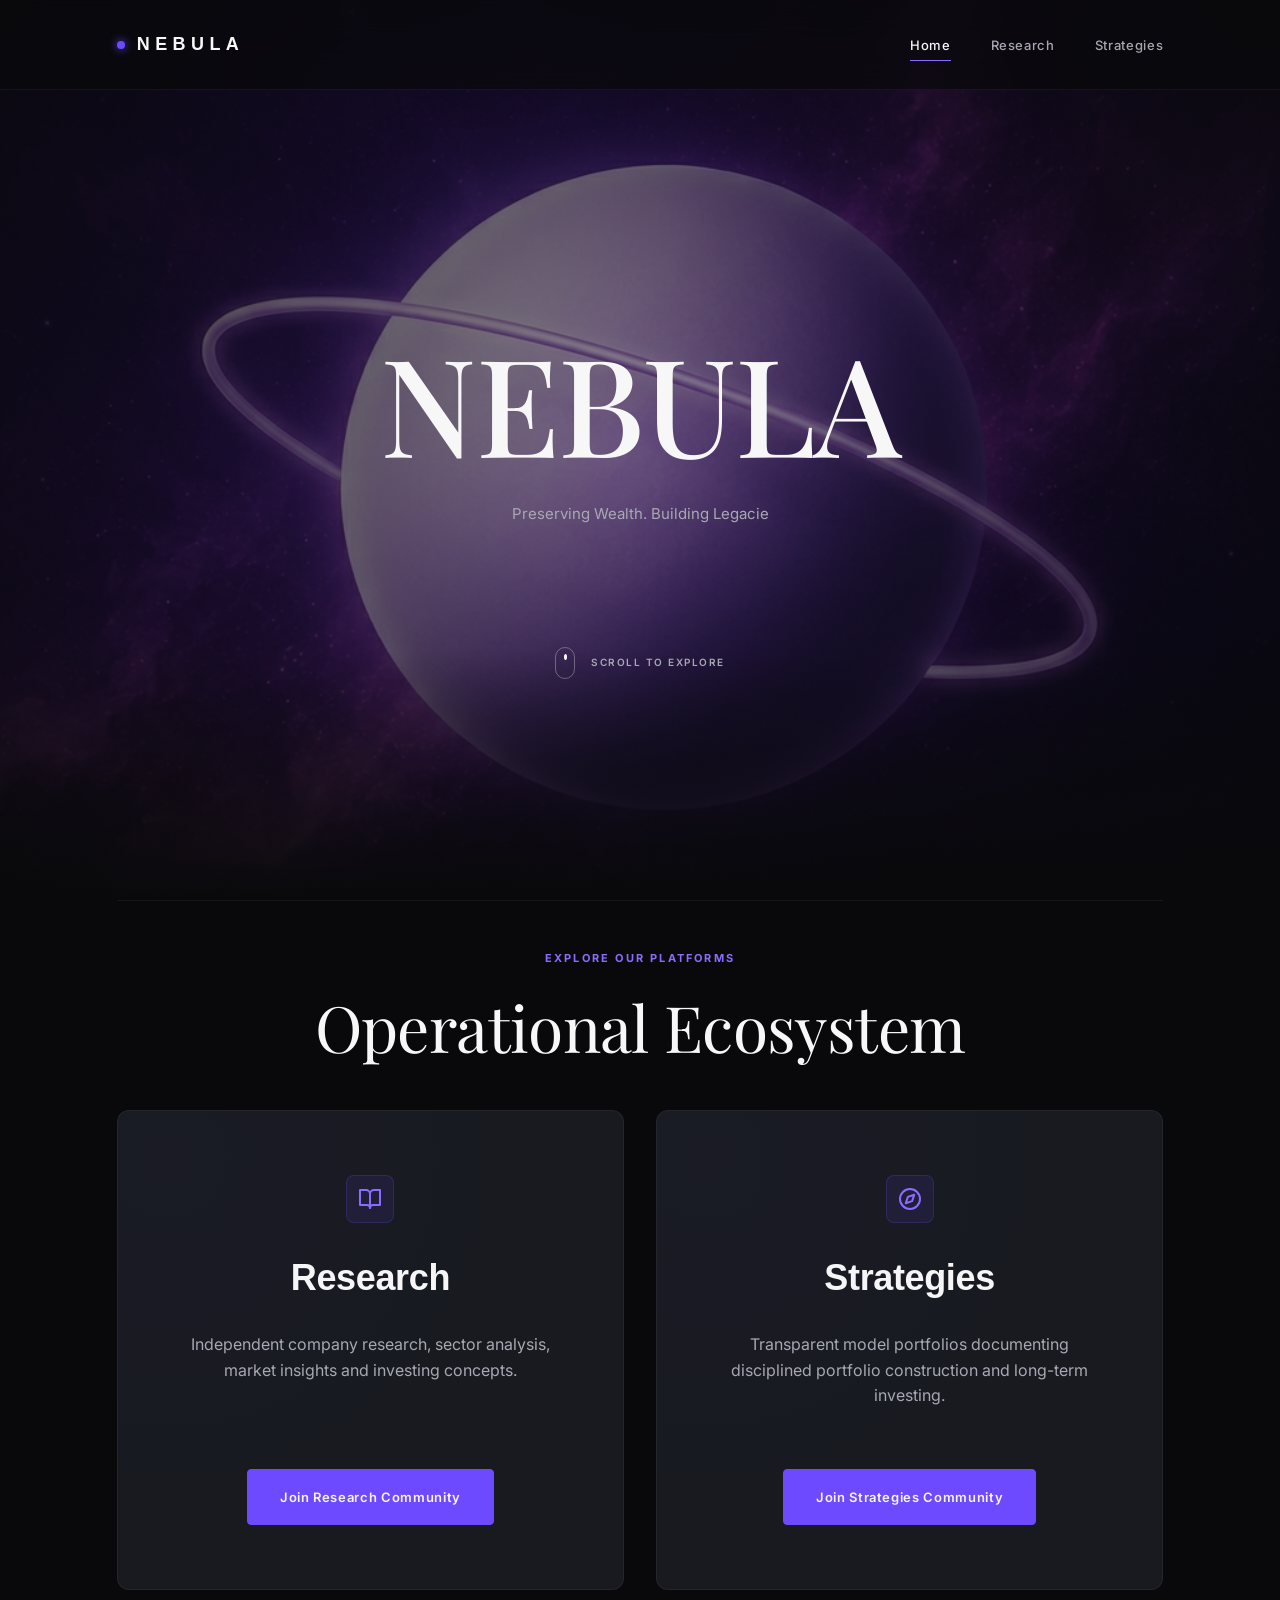
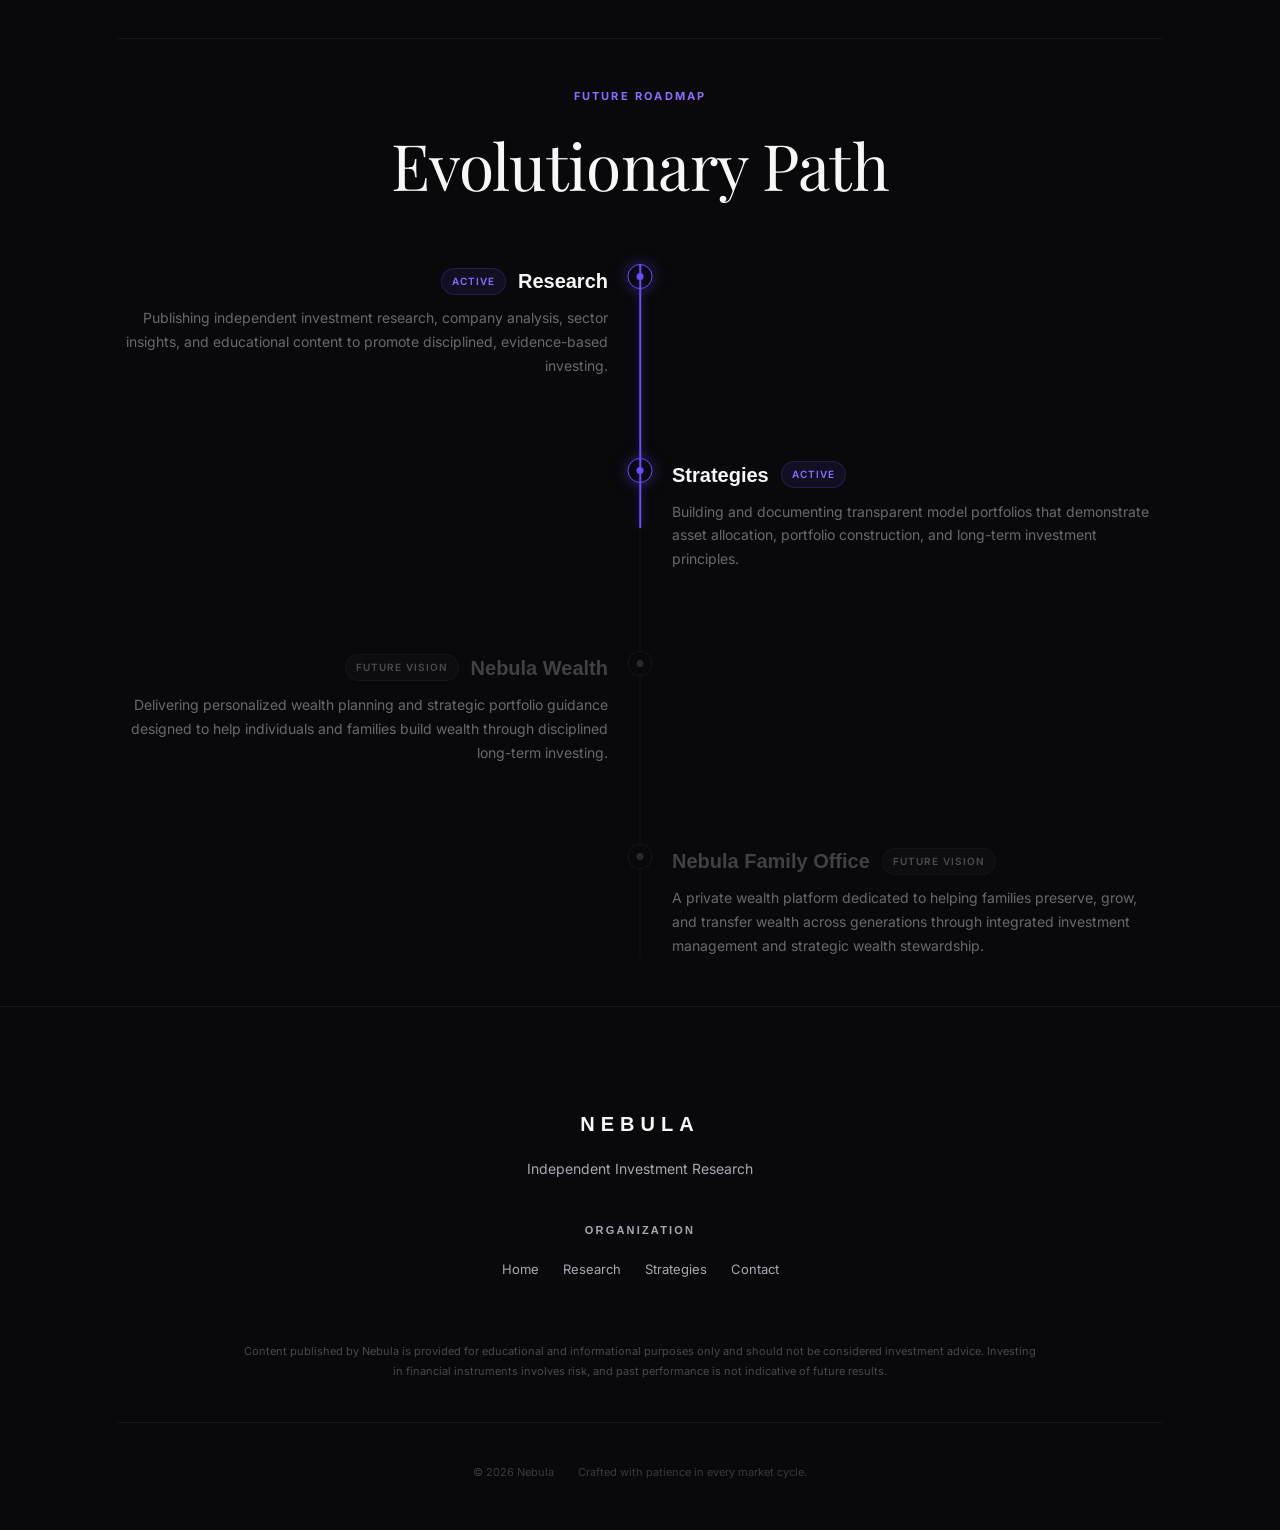
<file: index.html>
<!DOCTYPE html>
<html lang="en">

<head>
  <meta charset="UTF-8" />
  <meta name="viewport" content="width=device-width, initial-scale=1.0" />
  <title>Nebula — Independent Investment Research</title>

  <!-- SEO Meta Tags -->
  <meta name="description"
    content="Nebula is an independent investment research organization documenting disciplined investing through research and transparent model portfolio strategies." />
  <meta name="keywords"
    content="Nebula, Investment Research, Model Portfolios, Disciplined Investing, Long-Term Portfolio, Equity Research, Market Insights" />
  <meta name="author" content="Nebula" />

  <!-- Open Graph / Facebook -->
  <meta property="og:type" content="website" />
  <meta property="og:url" content="https://nebula.investing/" />
  <meta property="og:title" content="Nebula — Independent Investment Research" />
  <meta property="og:description"
    content="Documenting disciplined investing through transparent research and model portfolio strategies." />
  <meta property="og:image" content="favicon/android-chrome-512x512.png" />

  <!-- Twitter -->
  <meta property="twitter:card" content="summary_large_image" />
  <meta property="twitter:title" content="Nebula — Independent Investment Research" />
  <meta property="twitter:description"
    content="Documenting disciplined investing through transparent research and model portfolio strategies." />

  <!-- Favicons -->
  <link rel="apple-touch-icon" sizes="180x180" href="favicon/apple-touch-icon.png" />
  <link rel="icon" type="image/png" sizes="32x32" href="favicon/favicon-32x32.png" />
  <link rel="icon" type="image/png" sizes="16x16" href="favicon/favicon-16x16.png" />
  <link rel="manifest" href="favicon/site.webmanifest" />

  <!-- Stylesheet -->
  <link rel="stylesheet" href="style.css" />
</head>

<body>

  <!-- Floating Cosmic Background Canvas -->
  <canvas id="nebula-canvas"></canvas>

  <!-- Navigation Bar -->
  <header id="header">
    <div class="container nav-container">
      <a href="#home" class="logo-link" id="nav-logo-link">
        <span class="logo-symbol" id="logo-dot"></span>
        <span class="logo-text">NEBULA</span>
      </a>

      <button class="mobile-nav-toggle" id="mobile-nav-toggle" aria-label="Toggle Navigation">
        <span></span>
        <span></span>
        <span></span>
      </button>

      <nav>
        <ul class="nav-links" id="nav-links-container">
          <li><a href="#home" class="active" id="nav-home">Home</a></li>
          <li><a href="#platforms" id="nav-research-link">Research</a></li>
          <li><a href="#platforms" id="nav-strategies-link">Strategies</a></li>
        </ul>
      </nav>
    </div>
  </header>

  <main>
    <!-- Hero Section -->
    <section id="home" class="hero-section">
      <div class="container">
        <div class="hero-grid">
          <div class="hero-content reveal">
            <h1 class="hero-title">NEBULA</h1>
            <p class="hero-desc typewriter-target">
              Preserving Wealth. <span class="highlight">Building Legacies.</span>
            </p>

            <div class="scroll-explore">
              <div class="mouse-icon">
                <span class="mouse-wheel"></span>
              </div>
              <span class="scroll-text">SCROLL TO EXPLORE</span>
            </div>
          </div>
        </div>
      </div>
    </section>

    <!-- Thin Divider with whitespace -->
    <div class="container">
      <hr class="thin-divider" />
    </div>

    <!-- Platforms Section -->
    <section id="platforms" class="section">
      <div class="container">
        <span class="section-label reveal">Explore Our Platforms</span>
        <h2 class="editorial-title reveal delay-100" style="margin-bottom: 48px;">Operational Ecosystem</h2>

        <div class="platforms-grid">
          <!-- Card 1: Research -->
          <div class="platform-card reveal">
            <div class="platform-top">
              <div class="platform-icon">
                <!-- Book-open SVG Icon -->
                <svg xmlns="http://www.w3.org/2000/svg" width="24" height="24" viewBox="0 0 24 24" fill="none"
                  stroke="currentColor" stroke-width="2" stroke-linecap="round" stroke-linejoin="round">
                  <path d="M2 3h6a4 4 0 0 1 4 4v14a3 3 0 0 0-3-3H2z" />
                  <path d="M22 3h-6a4 4 0 0 0-4 4v14a3 3 0 0 1 3-3h7z" />
                </svg>
              </div>
              <h3>Research</h3>
              <p class="platform-desc">Independent company research, sector analysis, market insights and investing
                concepts.</p>
            </div>
            <a href="https://chat.whatsapp.com/D2wbJwYYEwaFSepxJVi4iP" target="_blank" rel="noopener noreferrer"
              class="btn btn-primary" id="join-research-btn">Join Research Community</a>
          </div>

          <!-- Card 2: Strategies -->
          <div class="platform-card reveal delay-200">
            <div class="platform-top">
              <div class="platform-icon">
                <!-- Compass/Activity SVG Icon -->
                <svg xmlns="http://www.w3.org/2000/svg" width="24" height="24" viewBox="0 0 24 24" fill="none"
                  stroke="currentColor" stroke-width="2" stroke-linecap="round" stroke-linejoin="round">
                  <circle cx="12" cy="12" r="10" />
                  <polygon points="16.24 7.76 14.12 14.12 7.76 16.24 9.88 9.88 16.24 7.76" />
                </svg>
              </div>
              <h3>Strategies</h3>
              <p class="platform-desc">Transparent model portfolios documenting disciplined portfolio construction and
                long-term investing.</p>
            </div>
            <a href="https://chat.whatsapp.com/D2wbJwYYEwaFSepxJVi4iP" target="_blank" rel="noopener noreferrer"
              class="btn btn-primary" id="join-strategies-btn">Join Strategies Community</a>
          </div>
        </div>
      </div>
    </section>

    <!-- Thin Divider with whitespace -->
    <div class="container">
      <hr class="thin-divider" />
    </div>

    <!-- Future Roadmap Section -->
    <section id="roadmap" class="section">
      <div class="container">
        <span class="section-label reveal">Future Roadmap</span>
        <h2 class="editorial-title reveal delay-100" style="margin-bottom: 48px;">Evolutionary Path</h2>

        <div class="roadmap-container reveal delay-200">
          <div class="roadmap-timeline">
            <!-- Timeline Item 1 (Active) -->
            <div class="roadmap-item active">
              <div class="roadmap-node"></div>
              <div class="roadmap-content">
                <h3 class="roadmap-title">Research <span class="roadmap-badge active">Active</span></h3>
                <p class="roadmap-desc">Publishing independent investment research, company analysis, sector insights, and educational content to promote disciplined, evidence-based investing.</p>
              </div>
            </div>

            <!-- Timeline Item 2 (Active) -->
            <div class="roadmap-item active">
              <div class="roadmap-node"></div>
              <div class="roadmap-content">
                <h3 class="roadmap-title">Strategies <span class="roadmap-badge active">Active</span></h3>
                <p class="roadmap-desc">Building and documenting transparent model portfolios that demonstrate asset allocation, portfolio construction, and long-term investment principles.</p>
              </div>
            </div>

            <!-- Timeline Item 3 (Future) -->
            <div class="roadmap-item future">
              <div class="roadmap-node"></div>
              <div class="roadmap-content">
                <h3 class="roadmap-title">Nebula Wealth <span class="roadmap-badge future">Future Vision</span></h3>
                <p class="roadmap-desc">Delivering personalized wealth planning and strategic portfolio guidance designed to help individuals and families build wealth through disciplined long-term investing.</p>
              </div>
            </div>

            <!-- Timeline Item 4 (Future) -->
            <div class="roadmap-item future">
              <div class="roadmap-node"></div>
              <div class="roadmap-content">
                <h3 class="roadmap-title">Nebula Family Office <span class="roadmap-badge future">Future Vision</span></h3>
                <p class="roadmap-desc">A private wealth platform dedicated to helping families preserve, grow, and transfer wealth across generations through integrated investment management and strategic wealth stewardship.</p>
              </div>
            </div>
          </div>
        </div>
      </div>
    </section>
  </main>

  <!-- Footer Section -->
  <footer>
    <div class="container">
      <div class="footer-grid">
        <div class="footer-left">
          <span class="footer-logo">NEBULA</span>
          <p class="footer-tagline">Independent Investment Research</p>
        </div>

        <div class="footer-links-grid">
          <div class="footer-links-col">
            <h4>Organization</h4>
            <ul class="footer-links">
              <li><a href="#home">Home</a></li>
              <li><a href="#platforms">Research</a></li>
              <li><a href="#platforms">Strategies</a></li>
              <li><a href="#" data-contact-trigger id="footer-contact-link">Contact</a></li>
            </ul>
          </div>
        </div>
      </div>

      <div class="footer-bottom">
        <p class="footer-disclaimer">
          Content published by Nebula is provided for educational and informational purposes only and should not be
          considered investment advice. Investing in financial instruments involves risk, and past performance is not
          indicative of future results.
        </p>

        <hr class="thin-divider" style="margin: 16px 0;" />

        <div class="footer-copyright">
          <span>&copy; 2026 Nebula</span>
          <span>Crafted with patience in every market cycle.</span>
        </div>
      </div>
    </div>
  </footer>

  <!-- Interactive Contact Modal -->
  <div class="modal-overlay" id="contact-modal">
    <div class="modal-card">
      <button class="modal-close" id="modal-close" aria-label="Close Modal">
        <svg xmlns="http://www.w3.org/2000/svg" width="24" height="24" viewBox="0 0 24 24" fill="none"
          stroke="currentColor" stroke-width="1.5" stroke-linecap="round" stroke-linejoin="round">
          <line x1="18" y1="6" x2="6" y2="18" />
          <line x1="6" y1="6" x2="18" y2="18" />
        </svg>
      </button>

      <!-- Form State -->
      <form id="contact-form">
        <h3>Connect with Nebula</h3>
        <p>Inquiries regarding research frameworks, institutional alignment, and future scaling milestones.</p>

        <div class="form-group">
          <label for="form-name">Full Name</label>
          <input type="text" id="form-name" class="form-control" placeholder="Tarun Nakshatra" required />
        </div>

        <div class="form-group">
          <label for="form-email">Email Address</label>
          <input type="email" id="form-email" class="form-control" placeholder="name@organization.com" required />
        </div>

        <div class="form-group">
          <label for="form-message">Message</label>
          <textarea id="form-message" class="form-control" placeholder="Describe the nature of your inquiry..."
            required></textarea>
        </div>

        <button type="submit" class="btn btn-primary" id="form-submit-btn">Send Inquiry</button>
      </form>

      <!-- Success State -->
      <div class="form-success-message" id="form-success">
        <svg xmlns="http://www.w3.org/2000/svg" width="48" height="48" viewBox="0 0 24 24" fill="none"
          stroke="currentColor" stroke-width="1.5" stroke-linecap="round" stroke-linejoin="round">
          <path d="M22 11.08V12a10 10 0 1 1-5.93-9.14" />
          <polyline points="22 4 12 14.01 9 11.01" />
        </svg>
        <h4>Inquiry Received</h4>
        <p>A Nebula representative will review your request and connect with you shortly.</p>
      </div>
    </div>
  </div>

  <!-- JavaScript Modules -->
  <script src="script.js"></script>
</body>

</html>
</file>
<file: style.css>
/* ─────────────────────────────────────────────────────────────────────────
   NEBULA V2 — DESIGN SYSTEM & STYLESHEET
   Theme: Dark Royal
   Aesthetic: Quiet Confidence, Premium, Editorial, Minimal, Timeless
   ───────────────────────────────────────────────────────────────────────── */

/* ── FONTS IMPORT ── */
@import url('https://api.fontshare.com/v2/css?f[]=satoshi@300,400,500,700,900&display=swap');
@import url('https://fonts.googleapis.com/css2?family=Inter:wght@300;400;500;600;700&family=Playfair+Display:ital,wght@0,400..700;1,400..700&display=swap');

/* ── VARIABLES ── */
:root {
  /* Color Palette */
  --bg: #09090B;
  --secondary: #111217;
  --cards: #181A20;
  --primary-accent: #6D4AFF;
  --secondary-accent: #8C6CFF;
  --text: #F7F7F7;
  --text-secondary: #A8A8B3;
  --border: rgba(255, 255, 255, 0.05);
  --border-hover: rgba(255, 255, 255, 0.12);
  --glow: rgba(109, 74, 255, 0.08);
  --glow-hover: rgba(109, 74, 255, 0.18);
  
  /* Typography */
  --font-title: 'Satoshi', -apple-system, BlinkMacSystemFont, "Segoe UI", Roboto, sans-serif;
  --font-serif: 'Playfair Display', 'Georgia', serif;
  --font-body: 'Inter', -apple-system, BlinkMacSystemFont, "Segoe UI", Roboto, sans-serif;
  
  /* Spacing & Layout */
  --max-width: 1200px;
  --section-spacing: 48px;
  --container-padding: clamp(24px, 6vw, 80px);
  
  /* Transitions */
  --transition-smooth: all 0.5s cubic-bezier(0.16, 1, 0.3, 1);
  --transition-fast: all 0.25s cubic-bezier(0.16, 1, 0.3, 1);
}

/* ── RESET & BASE ── */
*,
*::before,
*::after {
  margin: 0;
  padding: 0;
  box-sizing: border-box;
}

html {
  scroll-behavior: smooth;
  background-color: var(--bg);
  color: var(--text);
  font-family: var(--font-body);
  -webkit-font-smoothing: antialiased;
  -moz-osx-font-smoothing: grayscale;
}

body {
  overflow-x: hidden;
  background-color: var(--bg);
  line-height: 1.7;
}

/* Custom Scrollbar */
::-webkit-scrollbar {
  width: 8px;
}
::-webkit-scrollbar-track {
  background: var(--bg);
}
::-webkit-scrollbar-thumb {
  background: rgba(255, 255, 255, 0.1);
  border-radius: 4px;
}
::-webkit-scrollbar-thumb:hover {
  background: var(--primary-accent);
}

/* Selection */
::selection {
  background: var(--primary-accent);
  color: var(--text);
}

/* ── BACKGROUND CANVAS (NEBULA PARTICLES) ── */
#nebula-canvas {
  position: fixed;
  top: 0;
  left: 0;
  width: 100%;
  height: 100%;
  z-index: -1;
  pointer-events: none;
  background-color: var(--bg);
}

/* ── STRUCTURE & UTILITY ── */
.container {
  max-width: var(--max-width);
  margin: 0 auto;
  padding: 0 var(--container-padding);
  width: 100%;
}

.section {
  padding: var(--section-spacing) 0;
  position: relative;
}

.thin-divider {
  width: 100%;
  height: 1px;
  background: var(--border);
  border: none;
}

/* ── TYPOGRAPHY UTILITIES ── */
.editorial-title {
  font-family: var(--font-serif);
  font-size: clamp(2rem, 5vw, 4rem);
  font-weight: 400;
  letter-spacing: -0.01em;
  line-height: 1.1;
  color: var(--text);
  text-align: center;
}

.section-label {
  font-family: var(--font-body);
  font-size: 11px;
  font-weight: 700;
  text-transform: uppercase;
  letter-spacing: 0.2em;
  color: var(--secondary-accent);
  margin-bottom: 24px;
  display: block;
  text-align: center;
}

/* ── NAVIGATION ── */
header {
  position: fixed;
  top: 0;
  left: 0;
  width: 100%;
  height: 90px;
  z-index: 1000;
  display: flex;
  align-items: center;
  border-bottom: 1px solid var(--border);
  background: rgba(9, 9, 11, 0.7);
  backdrop-filter: blur(20px);
  -webkit-backdrop-filter: blur(20px);
  transition: var(--transition-smooth);
}

header.scrolled {
  height: 70px;
  background: rgba(9, 9, 11, 0.85);
  border-bottom-color: rgba(255, 255, 255, 0.08);
}

.nav-container {
  display: flex;
  justify-content: space-between;
  align-items: center;
}

.logo-link {
  text-decoration: none;
  display: flex;
  align-items: center;
  gap: 12px;
}

.logo-text {
  font-family: var(--font-title);
  font-size: 18px;
  font-weight: 700;
  letter-spacing: 0.3em;
  color: var(--text);
  text-decoration: none;
  transition: var(--transition-fast);
  text-transform: uppercase;
}

.logo-symbol {
  width: 8px;
  height: 8px;
  background: var(--primary-accent);
  border-radius: 50%;
  box-shadow: 0 0 10px var(--primary-accent);
  display: inline-block;
  transition: var(--transition-smooth);
}

.logo-link:hover .logo-symbol {
  transform: scale(1.3);
  background: var(--secondary-accent);
  box-shadow: 0 0 12px var(--secondary-accent);
}

.nav-links {
  display: flex;
  gap: 40px;
  list-style: none;
}

.nav-links a {
  text-decoration: none;
  font-family: var(--font-body);
  font-size: 13px;
  font-weight: 500;
  color: var(--text-secondary);
  letter-spacing: 0.05em;
  transition: var(--transition-fast);
  position: relative;
  padding: 8px 0;
}

.nav-links a::after {
  content: '';
  position: absolute;
  bottom: 0;
  left: 0;
  width: 0;
  height: 1px;
  background: var(--primary-accent);
  transition: var(--transition-fast);
}

.nav-links a:hover {
  color: var(--text);
}

.nav-links a:hover::after {
  width: 100%;
}

.nav-links a.active {
  color: var(--text);
}

.nav-links a.active::after {
  width: 100%;
  background: var(--secondary-accent);
}

/* Mobile Menu Toggle */
.mobile-nav-toggle {
  display: none;
  background: none;
  border: none;
  cursor: pointer;
  padding: 8px;
  line-height: 0;
  margin: 0;
}

.mobile-nav-toggle span {
  display: block;
  width: 24px;
  height: 1.5px;
  background: var(--text);
  margin: 5px 0;
  transition: var(--transition-fast);
}

@media (max-width: 768px) {
  nav {
    position: absolute;
  }

  .nav-links {
    position: fixed;
    top: 90px;
    left: 0;
    width: 100%;
    height: calc(100vh - 90px);
    background: var(--bg);
    flex-direction: column;
    align-items: center;
    justify-content: center;
    gap: 40px;
    transform: translateX(100%);
    transition: var(--transition-smooth);
    border-top: 1px solid var(--border);
  }

  .nav-links.open {
    transform: translateX(0);
  }

  .mobile-nav-toggle {
    display: flex;
    flex-direction: column;
    justify-content: center;
    align-items: center;
  }

  .mobile-nav-toggle.open span:nth-child(1) {
    transform: rotate(45deg) translate(5px, 5px);
  }

  .mobile-nav-toggle.open span:nth-child(2) {
    opacity: 0;
  }

  .mobile-nav-toggle.open span:nth-child(3) {
    transform: rotate(-45deg) translate(4px, -5px);
  }
}

/* ── HERO SECTION ── */
.hero-section {
  min-height: 100vh;
  display: flex;
  align-items: center;
  justify-content: center;
  padding-top: 110px;
  position: relative;
  overflow: hidden;
  background-image: url('nebula_hero_bg.png');
  background-size: cover;
  background-position: center;
  background-repeat: no-repeat;
}

/* Radial Vignette Overlay to ensure text is readable over glowing planet */
.hero-section::before {
  content: '';
  position: absolute;
  top: 0;
  left: 0;
  width: 100%;
  height: 100%;
  background: radial-gradient(circle at center, rgba(9, 9, 11, 0.45) 0%, rgba(9, 9, 11, 0.85) 100%);
  z-index: 1;
  pointer-events: none;
}

/* Bottom fade into the dark background of next sections */
.hero-section::after {
  content: '';
  position: absolute;
  bottom: 0;
  left: 0;
  width: 100%;
  height: 250px;
  background: linear-gradient(to top, var(--bg) 0%, transparent 100%);
  pointer-events: none;
  z-index: 2;
}

.hero-grid {
  display: flex;
  flex-direction: column;
  align-items: center;
  justify-content: center;
  width: 100%;
  position: relative;
  z-index: 3;
}

.hero-content {
  display: flex;
  flex-direction: column;
  align-items: center;
  text-align: center;
}

.hero-subtitle {
  font-family: var(--font-body);
  font-size: 13px;
  font-weight: 600;
  text-transform: uppercase;
  letter-spacing: 0.15em;
  color: var(--secondary-accent);
  margin-bottom: 24px;
  line-height: 1;
  text-align: center;
}

.hero-title {
  font-family: 'Canela', var(--font-serif);
  font-size: clamp(4rem, 12vw, 8.5rem);
  font-weight: 500;
  line-height: 1.05;
  letter-spacing: -0.01em;
  color: var(--text);
  margin-bottom: 28px;
  text-align: center;
}

.hero-desc {
  font-family: var(--font-body);
  font-size: 15px;
  color: var(--text-secondary);
  line-height: 1.65;
  max-width: 650px;
  margin-bottom: 40px;
  text-align: center;
}

.hero-buttons {
  display: flex;
  gap: 20px;
  flex-wrap: wrap;
  justify-content: center;
}

/* Scroll indicator styling */
.scroll-explore {
  display: flex;
  align-items: center;
  gap: 16px;
  margin-top: 80px;
  justify-content: center;
  margin-left: auto;
  margin-right: auto;
}

.mouse-icon {
  width: 20px;
  height: 32px;
  border: 1.5px solid rgba(255, 255, 255, 0.3);
  border-radius: 12px;
  position: relative;
  display: flex;
  justify-content: center;
}

.mouse-wheel {
  width: 3px;
  height: 6px;
  background: var(--text);
  border-radius: 50%;
  position: absolute;
  top: 6px;
  animation: scroll-wheel-jump 1.6s ease-in-out infinite;
}

@keyframes scroll-wheel-jump {
  0% {
    transform: translateY(0);
    opacity: 1;
  }
  50% {
    transform: translateY(6px);
    opacity: 0;
  }
  51% {
    transform: translateY(-2px);
    opacity: 0;
  }
  100% {
    transform: translateY(0);
    opacity: 1;
  }
}

.scroll-text {
  font-family: var(--font-body);
  font-size: 10px;
  font-weight: 600;
  letter-spacing: 0.15em;
  color: var(--text-secondary);
}

/* Premium Buttons Styling */
.btn {
  display: inline-flex;
  align-items: center;
  justify-content: center;
  font-family: var(--font-body);
  font-size: 13px;
  font-weight: 600;
  letter-spacing: 0.05em;
  text-decoration: none;
  padding: 16px 32px;
  border-radius: 4px;
  cursor: pointer;
  transition: var(--transition-fast);
}

.btn-primary {
  background: var(--primary-accent);
  color: var(--text);
  border: 1px solid var(--primary-accent);
}

.btn-primary:hover {
  background: transparent;
  color: var(--text);
  border-color: var(--text);
  box-shadow: 0 0 30px rgba(109, 74, 255, 0.2);
}

.btn-secondary {
  background: transparent;
  color: var(--text);
  border: 1px solid var(--border);
}

.btn-secondary:hover {
  border-color: var(--text-secondary);
  background: rgba(255, 255, 255, 0.02);
}

@media (max-width: 992px) {
  .hero-grid {
    flex-direction: column;
  }
}

/* ── ABOUT SECTION ── */
.about-grid {
  display: flex;
  flex-direction: column;
  align-items: center;
  text-align: center;
  gap: 40px;
}

.about-text {
  font-family: var(--font-serif);
  font-size: clamp(1.8rem, 3.5vw, 2.8rem);
  font-weight: 400;
  line-height: 1.4;
  letter-spacing: -0.01em;
  color: var(--text);
  max-width: 950px;
  text-align: center;
  margin: 0 auto;
}

.about-text span.highlight {
  color: var(--primary-accent);
}

/* ── PLATFORMS SECTION ── */
.platforms-grid {
  display: grid;
  grid-template-columns: 1fr 1fr;
  gap: 32px;
  margin-top: 48px;
}

.platform-card {
  background: var(--cards);
  border: 1px solid var(--border);
  border-radius: 12px;
  padding: clamp(32px, 5vw, 64px);
  display: flex;
  flex-direction: column;
  justify-content: space-between;
  min-height: 480px;
  transition: var(--transition-smooth);
  position: relative;
  overflow: hidden;
}

.platform-card::before {
  content: '';
  position: absolute;
  top: 0;
  left: 0;
  right: 0;
  bottom: 0;
  background: radial-gradient(circle at 10% 10%, var(--glow), transparent 60%);
  opacity: 0.3;
  transition: var(--transition-smooth);
  pointer-events: none;
}

.platform-card:hover {
  border-color: rgba(109, 74, 255, 0.3);
  transform: translateY(-8px);
  box-shadow: 0 20px 40px rgba(9, 9, 11, 0.5), 0 0 30px rgba(109, 74, 255, 0.05);
}

.platform-card:hover::before {
  opacity: 0.7;
  background: radial-gradient(circle at 20% 20%, var(--glow-hover), transparent 50%);
}

.platform-top {
  display: flex;
  flex-direction: column;
  align-items: center;
  text-align: center;
  gap: 24px;
}

.platform-icon {
  width: 48px;
  height: 48px;
  border-radius: 8px;
  background: rgba(109, 74, 255, 0.1);
  border: 1px solid rgba(109, 74, 255, 0.2);
  display: flex;
  align-items: center;
  justify-content: center;
  color: var(--secondary-accent);
}

.platform-card h3 {
  font-family: var(--font-title);
  font-size: clamp(24px, 3vw, 36px);
  font-weight: 700;
  letter-spacing: -0.01em;
  color: var(--text);
  text-align: center;
}

.platform-desc {
  font-family: var(--font-body);
  font-size: clamp(14px, 1.5vw, 16px);
  color: var(--text-secondary);
  line-height: 1.6;
  max-width: 400px;
  text-align: center;
  margin: 0 auto;
}

.platform-card .btn {
  margin-top: 48px;
  width: fit-content;
  margin-left: auto;
  margin-right: auto;
}

@media (max-width: 768px) {
  .platforms-grid {
    grid-template-columns: 1fr;
  }
  .platform-card {
    min-height: auto;
  }
}

/* ── FUTURE ROADMAP ── */
.roadmap-container {
  margin-top: 64px;
  position: relative;
}

.roadmap-timeline {
  display: flex;
  flex-direction: column;
  gap: 0;
  position: relative;
  width: 100%;
}

.roadmap-timeline::before {
  content: '';
  position: absolute;
  top: 0;
  left: 50%;
  transform: translateX(-50%);
  width: 1px;
  height: 100%;
  background: var(--border);
  z-index: 1;
}

.roadmap-timeline::after {
  content: '';
  position: absolute;
  top: 0;
  left: 50%;
  transform: translateX(-50%);
  width: 1.5px;
  height: 38%;
  background: var(--primary-accent);
  box-shadow: 0 0 10px rgba(109, 74, 255, 0.4);
  z-index: 2;
}

.roadmap-item {
  display: flex;
  width: 100%;
  position: relative;
  justify-content: flex-end; /* Push to right by default */
  padding: 40px 0;
}

.roadmap-item:nth-child(odd) {
  justify-content: flex-start; /* Push to left */
}

.roadmap-item:first-child {
  padding-top: 0;
}

.roadmap-item:last-child {
  padding-bottom: 0;
}

.roadmap-node {
  width: 25px;
  height: 25px;
  border-radius: 50%;
  background: var(--bg);
  border: 1px solid var(--border);
  display: flex;
  align-items: center;
  justify-content: center;
  transition: var(--transition-smooth);
  position: absolute;
  left: 50%;
  transform: translateX(-50%);
  z-index: 2;
}

.roadmap-node::after {
  content: '';
  width: 7px;
  height: 7px;
  border-radius: 50%;
  background: var(--text-secondary);
}

.roadmap-content {
  width: calc(50% - 32px);
  display: flex;
  flex-direction: column;
  gap: 8px;
}

.roadmap-item:nth-child(odd) .roadmap-content {
  text-align: right;
  align-items: flex-end;
}

.roadmap-item:nth-child(even) .roadmap-content {
  text-align: left;
  align-items: flex-start;
}

.roadmap-title {
  font-family: var(--font-title);
  font-size: 20px;
  font-weight: 700;
  color: var(--text-secondary);
  transition: var(--transition-smooth);
  display: flex;
  align-items: center;
  gap: 12px;
}

.roadmap-item:nth-child(odd) .roadmap-title {
  flex-direction: row-reverse;
}

.roadmap-desc {
  font-family: var(--font-body);
  font-size: 14px;
  color: rgba(168, 168, 179, 0.6);
  max-width: 600px;
}

/* Status variants */
.roadmap-item.active .roadmap-node {
  border-color: var(--primary-accent);
  box-shadow: 0 0 15px rgba(109, 74, 255, 0.4);
}

.roadmap-item.active .roadmap-node::after {
  background: var(--primary-accent);
}

.roadmap-item.active .roadmap-title {
  color: var(--text);
}

.roadmap-item.future .roadmap-title {
  color: rgba(168, 168, 179, 0.35);
}

.roadmap-item.future .roadmap-node::after {
  background: rgba(168, 168, 179, 0.2);
}

.roadmap-badge {
  font-family: var(--font-body);
  font-size: 10px;
  font-weight: 600;
  text-transform: uppercase;
  letter-spacing: 0.1em;
  padding: 4px 10px;
  border-radius: 20px;
}

.roadmap-badge.active {
  background: rgba(109, 74, 255, 0.1);
  color: var(--secondary-accent);
  border: 1px solid rgba(109, 74, 255, 0.2);
}

.roadmap-badge.future {
  background: rgba(255, 255, 255, 0.02);
  color: rgba(168, 168, 179, 0.4);
  border: 1px solid rgba(255, 255, 255, 0.03);
}

/* ── FOOTER ── */
footer {
  border-top: 1px solid var(--border);
  padding: 100px 0 48px 0;
  background-color: var(--bg);
  position: relative;
  overflow: hidden;
}

.footer-grid {
  display: flex;
  flex-direction: column;
  align-items: center;
  text-align: center;
  gap: 40px;
  margin-bottom: 60px;
}

.footer-left {
  display: flex;
  flex-direction: column;
  align-items: center;
  gap: 16px;
}

.footer-logo {
  font-family: var(--font-title);
  font-size: 20px;
  font-weight: 700;
  letter-spacing: 0.3em;
  color: var(--text);
  text-transform: uppercase;
}

.footer-tagline {
  font-family: var(--font-body);
  font-size: 14px;
  color: var(--text-secondary);
  max-width: 320px;
  text-align: center;
}

.footer-links-grid {
  display: flex;
  justify-content: center;
  width: 100%;
}

.footer-links-col {
  display: flex;
  flex-direction: column;
  align-items: center;
  gap: 16px;
}

.footer-links-col h4 {
  font-family: var(--font-title);
  font-size: 11px;
  font-weight: 700;
  text-transform: uppercase;
  letter-spacing: 0.2em;
  color: var(--text-secondary);
}

.footer-links {
  list-style: none;
  display: flex;
  flex-direction: row;
  justify-content: center;
  flex-wrap: wrap;
  gap: 24px;
}

.footer-links a {
  text-decoration: none;
  font-family: var(--font-body);
  font-size: 13px;
  color: var(--text-secondary);
  transition: var(--transition-fast);
}

.footer-links a:hover {
  color: var(--text);
}

.footer-bottom {
  display: flex;
  flex-direction: column;
  gap: 24px;
}

.footer-disclaimer {
  font-family: var(--font-body);
  font-size: 11px;
  color: rgba(168, 168, 179, 0.4);
  line-height: 1.8;
  max-width: 800px;
  margin: 0 auto;
  text-align: center;
}

.footer-copyright {
  font-family: var(--font-body);
  font-size: 11px;
  color: rgba(168, 168, 179, 0.3);
  display: flex;
  justify-content: center;
  flex-wrap: wrap;
  gap: 24px;
}

@media (max-width: 768px) {
  .roadmap-timeline::before,
  .roadmap-timeline::after {
    left: 12px;
    transform: none;
  }
  .roadmap-item {
    justify-content: flex-start !important;
    padding: 30px 0;
  }
  .roadmap-node {
    left: 12px;
    transform: translateX(-50%);
  }
  .roadmap-content {
    width: calc(100% - 48px);
    margin-left: 32px;
    text-align: left !important;
    align-items: flex-start !important;
  }
  .roadmap-item:nth-child(odd) .roadmap-title {
    flex-direction: row;
  }
}

/* ── INTERACTIVE CONTACT MODAL ── */
.modal-overlay {
  position: fixed;
  top: 0;
  left: 0;
  width: 100%;
  height: 100%;
  background: rgba(9, 9, 11, 0.85);
  backdrop-filter: blur(20px);
  -webkit-backdrop-filter: blur(20px);
  z-index: 1100;
  display: flex;
  align-items: center;
  justify-content: center;
  opacity: 0;
  pointer-events: none;
  transition: var(--transition-smooth);
}

.modal-overlay.open {
  opacity: 1;
  pointer-events: all;
}

.modal-card {
  background: var(--cards);
  border: 1px solid var(--border);
  border-radius: 12px;
  padding: clamp(32px, 5vw, 64px);
  width: 100%;
  max-width: 540px;
  position: relative;
  transform: translateY(20px);
  transition: var(--transition-smooth);
  box-shadow: 0 30px 60px rgba(9, 9, 11, 0.8);
}

.modal-overlay.open .modal-card {
  transform: translateY(0);
}

.modal-close {
  position: absolute;
  top: 24px;
  right: 24px;
  background: none;
  border: none;
  cursor: pointer;
  color: var(--text-secondary);
  transition: var(--transition-fast);
  padding: 8px;
}

.modal-close:hover {
  color: var(--text);
  transform: rotate(90deg);
}

.modal-card h3 {
  font-family: var(--font-serif);
  font-size: 28px;
  font-weight: 400;
  color: var(--text);
  margin-bottom: 12px;
}

.modal-card p {
  font-family: var(--font-body);
  font-size: 14px;
  color: var(--text-secondary);
  margin-bottom: 32px;
}

.form-group {
  margin-bottom: 24px;
}

.form-group label {
  display: block;
  font-family: var(--font-body);
  font-size: 11px;
  font-weight: 600;
  text-transform: uppercase;
  letter-spacing: 0.1em;
  color: var(--text-secondary);
  margin-bottom: 8px;
}

.form-control {
  width: 100%;
  background: var(--bg);
  border: 1px solid var(--border);
  border-radius: 4px;
  padding: 14px;
  color: var(--text);
  font-family: var(--font-body);
  font-size: 14px;
  transition: var(--transition-fast);
}

.form-control:focus {
  border-color: var(--primary-accent);
  outline: none;
  box-shadow: 0 0 10px rgba(109, 74, 255, 0.15);
}

textarea.form-control {
  min-height: 120px;
  resize: vertical;
}

.modal-card .btn {
  width: 100%;
  margin-top: 12px;
}

.form-success-message {
  display: none;
  text-align: center;
  padding: 40px 0;
}

.form-success-message i {
  color: var(--primary-accent);
  font-size: 48px;
  margin-bottom: 24px;
  display: inline-block;
}

.form-success-message h4 {
  font-family: var(--font-serif);
  font-size: 22px;
  font-weight: 400;
  margin-bottom: 12px;
}

.form-success-message p {
  font-family: var(--font-body);
  font-size: 14px;
  color: var(--text-secondary);
  margin-bottom: 0;
}

/* ── ANIMATION CLASSES ── */
.reveal {
  opacity: 0;
  transform: translateY(30px);
  transition: opacity 1.2s cubic-bezier(0.16, 1, 0.3, 1), transform 1.2s cubic-bezier(0.16, 1, 0.3, 1);
}

.reveal.active {
  opacity: 1;
  transform: translateY(0);
}

/* Delay modifiers */
.delay-100 { transition-delay: 0.1s; }
.delay-200 { transition-delay: 0.2s; }
.delay-300 { transition-delay: 0.3s; }
.delay-400 { transition-delay: 0.4s; }
.delay-500 { transition-delay: 0.5s; }
</file>
